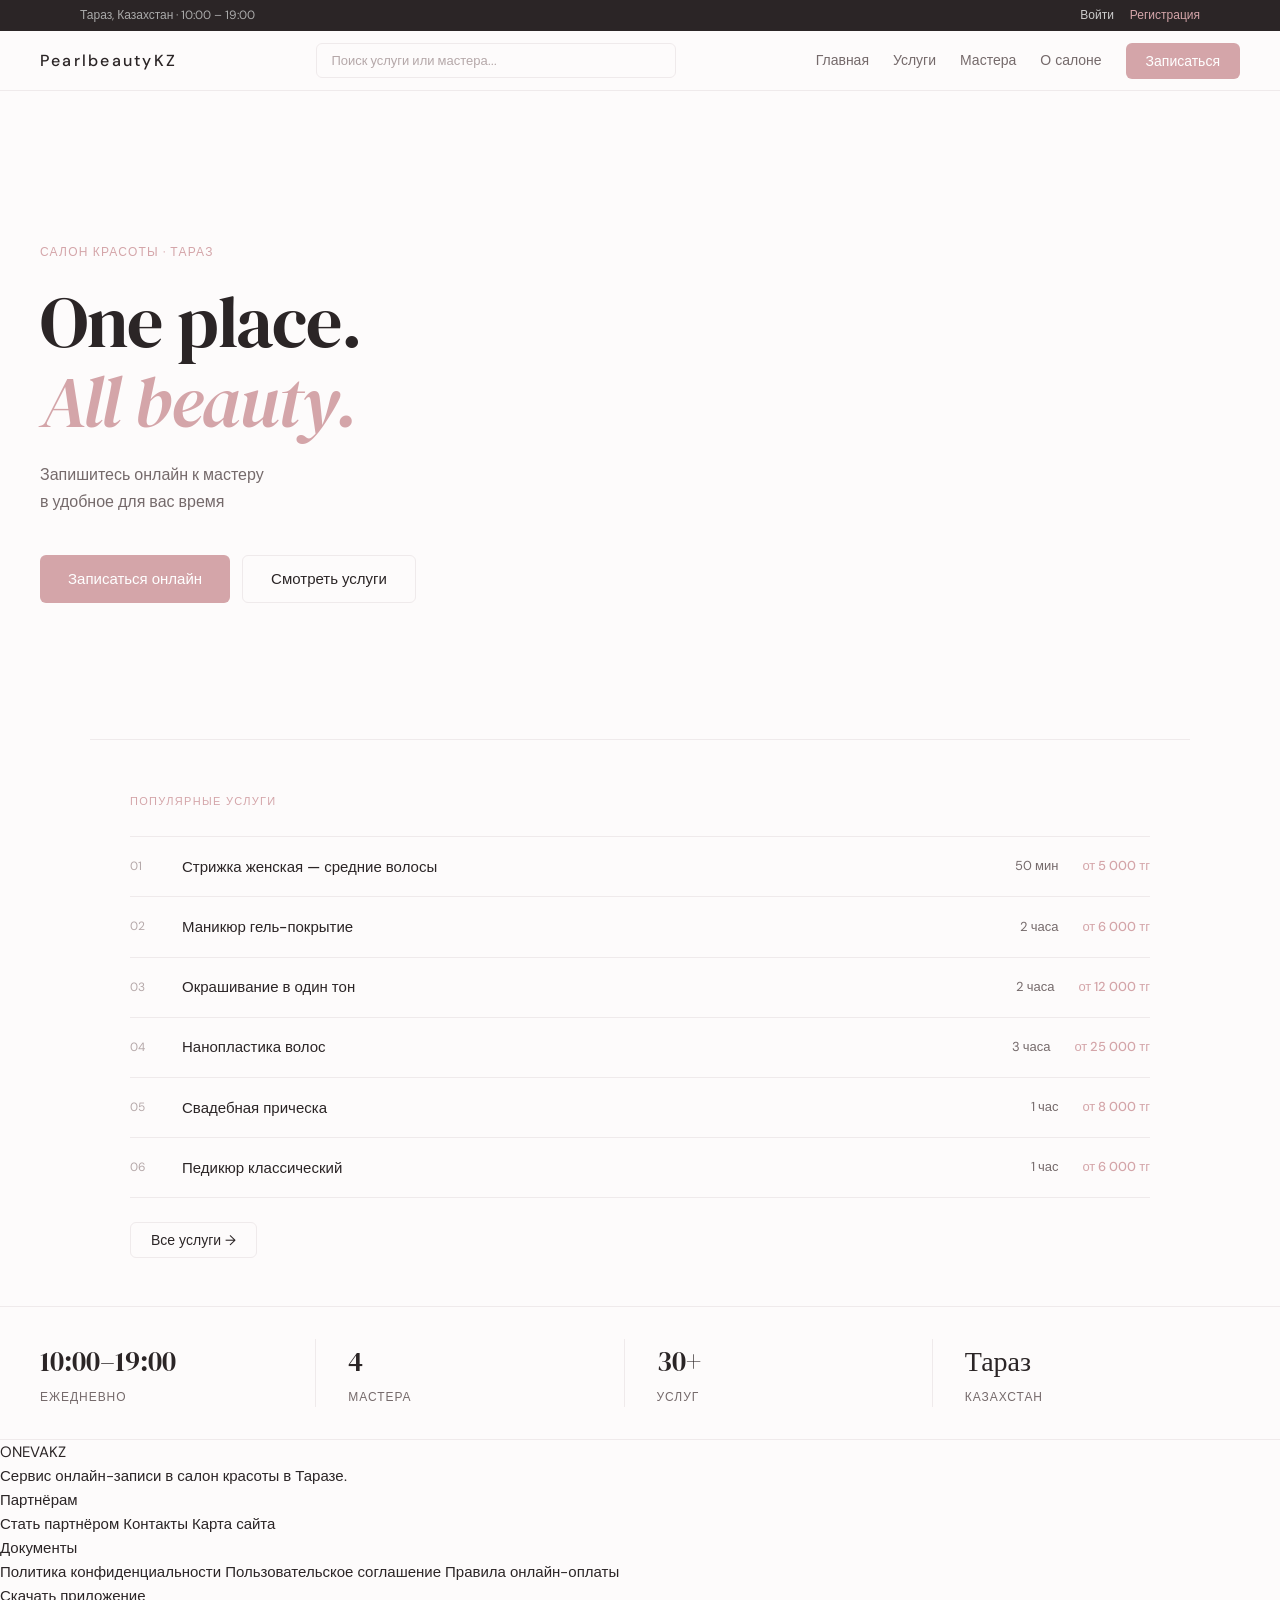
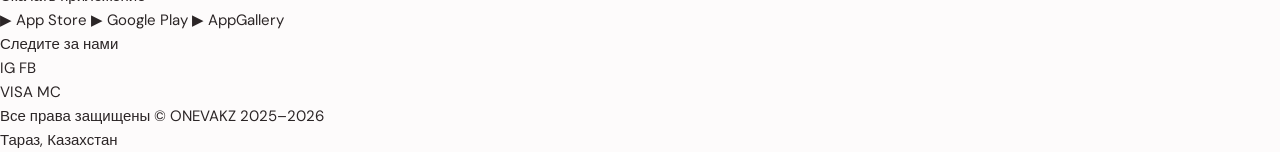
<file: index.html>
<!DOCTYPE html>
<html lang="ru">
<head>
  <meta charset="UTF-8"/>
  <meta name="viewport" content="width=device-width,initial-scale=1.0"/>
  <title>PearlbeautyKZ — Салон красоты</title>
  <link rel="preconnect" href="https://fonts.googleapis.com"/>
  <link rel="preconnect" href="https://fonts.gstatic.com" crossorigin/>
  <link href="https://fonts.googleapis.com/css2?family=DM+Sans:wght@300;400;500&family=DM+Serif+Display:ital@0;1&display=swap" rel="stylesheet"/>
  <link rel="stylesheet" href="style.css"/>
</head>
<body>

<!-- AUTH BAR -->
<div class="auth-bar">
  <div class="auth-bar__inner">
    <span class="auth-bar__info">Тараз, Казахстан · 10:00 – 19:00</span>
    <div class="auth-bar__actions" id="auth-actions">
      <a href="#" onclick="openModal('login-modal')">Войти</a>
      <a href="#" onclick="openModal('register-modal')" class="auth-bar__reg">Регистрация</a>
    </div>
  </div>
</div>

<!-- NAV -->
<nav class="nav">
  <a class="nav__logo" href="#" onclick="showPage('home')">PearlbeautyKZ</a>
  <div class="nav__search-wrap">
    <input class="nav__search" type="text" placeholder="Поиск услуги или мастера..." id="search-input" oninput="handleSearch(this.value)" onfocus="showSearchDrop()" />
    <div class="search-drop" id="search-drop"></div>
  </div>
  <div class="nav__links">
    <a href="#" onclick="showPage('home')">Главная</a>
    <a href="#" onclick="showPage('services-page')">Услуги</a>
    <a href="#" onclick="showPage('masters-page')">Мастера</a>
    <a href="#" onclick="showPage('about-page')">О салоне</a>
    <button class="btn-primary" onclick="showPage('booking')">Записаться</button>
  </div>
  <button class="nav__burger" onclick="toggleMenu()"><span></span><span></span></button>
</nav>
<div class="nav__mobile" id="mobile-menu">
  <a href="#" onclick="showPage('home');toggleMenu()">Главная</a>
  <a href="#" onclick="showPage('services-page');toggleMenu()">Услуги</a>
  <a href="#" onclick="showPage('masters-page');toggleMenu()">Мастера</a>
  <a href="#" onclick="showPage('about-page');toggleMenu()">О салоне</a>
  <a href="#" onclick="showPage('booking');toggleMenu()">Записаться</a>
</div>

<!-- LOGIN MODAL -->
<div class="modal-overlay" id="login-modal" onclick="closeModalOutside(event,'login-modal')">
  <div class="modal">
    <div class="modal__head"><span>Вход</span><button onclick="closeModal('login-modal')">✕</button></div>
    <div class="form-group"><label>Телефон</label><input type="tel" placeholder="+7 (___) ___-__-__"/></div>
    <div class="form-group"><label>Пароль</label><input type="password" placeholder="••••••"/></div>
    <button class="btn-primary btn-full" style="margin-top:1rem">Войти</button>
    <p class="modal__switch">Нет аккаунта? <a href="#" onclick="closeModal('login-modal');openModal('register-modal')">Зарегистрироваться</a></p>
  </div>
</div>

<!-- REGISTER MODAL -->
<div class="modal-overlay" id="register-modal" onclick="closeModalOutside(event,'register-modal')">
  <div class="modal">
    <div class="modal__head"><span>Регистрация</span><button onclick="closeModal('register-modal')">✕</button></div>
    <div class="form-group"><label>Имя</label><input type="text" placeholder="Ваше имя"/></div>
    <div class="form-group"><label>Телефон</label><input type="tel" placeholder="+7 (___) ___-__-__"/></div>
    <div class="form-group"><label>Пароль</label><input type="password" placeholder="••••••"/></div>
    <button class="btn-primary btn-full" style="margin-top:1rem">Зарегистрироваться</button>
    <p class="modal__switch">Уже есть аккаунт? <a href="#" onclick="closeModal('register-modal');openModal('login-modal')">Войти</a></p>
  </div>
</div>

<!-- HOME PAGE -->
<div id="home" class="page active">
  <section class="hero">
    <div class="hero__label">Салон красоты · Тараз</div>
    <h1 class="hero__title">One place.<br><em>All beauty.</em></h1>
    <p class="hero__sub">Запишитесь онлайн к мастеру<br>в удобное для вас время</p>
    <div class="hero__actions">
      <button class="btn-primary btn-lg" onclick="showPage('booking')">Записаться онлайн</button>
      <button class="btn-ghost btn-lg" onclick="showPage('services-page')">Смотреть услуги</button>
    </div>
  </section>

  <section class="popular-section">
    <div class="popular-section__header">
      <span class="section__tag">Популярные услуги</span>
    </div>
    <div class="popular-list" id="popular-list"></div>
    <div class="popular-section__footer">
      <button class="btn-ghost" onclick="showPage('services-page')">Все услуги →</button>
    </div>
  </section>

  <section class="stats-strip">
    <div class="stats-strip__item"><div class="stats-strip__num">10:00–19:00</div><div class="stats-strip__label">Ежедневно</div></div>
    <div class="stats-strip__item"><div class="stats-strip__num" id="stat-masters">4</div><div class="stats-strip__label">Мастера</div></div>
    <div class="stats-strip__item"><div class="stats-strip__num">30+</div><div class="stats-strip__label">Услуг</div></div>
    <div class="stats-strip__item"><div class="stats-strip__num">Тараз</div><div class="stats-strip__label">Казахстан</div></div>
  </section>
</div>

<!-- SERVICES PAGE -->
<div id="services-page" class="page">
  <div class="page-hero">
    <div class="section__tag">Услуги</div>
    <h2 class="page-hero__title">Все услуги</h2>
  </div>
  <div class="section">
    <div class="category-tabs" id="svc-cat-tabs"></div>
    <div class="services-list" id="services-list"></div>
  </div>
</div>

<!-- MASTERS PAGE -->
<div id="masters-page" class="page">
  <div class="page-hero">
    <div class="section__tag">Команда</div>
    <h2 class="page-hero__title">Наши мастера</h2>
  </div>
  <div class="section">
    <div class="masters-grid" id="masters-grid"></div>
  </div>
</div>

<!-- ABOUT PAGE -->
<div id="about-page" class="page">
  <div class="page-hero">
    <div class="section__tag">О нас</div>
    <h2 class="page-hero__title">О салоне</h2>
  </div>
  <div class="section about-section">
    <div class="about-info">
      <div class="about-block">
        <div class="about-block__icon">📍</div>
        <div>
          <div class="about-block__title">Адрес</div>
          <div class="about-block__text">г. Тараз, ул. Толе би, 53<br>Казахстан, 080000</div>
        </div>
      </div>
      <div class="about-block">
        <div class="about-block__icon">📞</div>
        <div>
          <div class="about-block__title">Телефон</div>
          <div class="about-block__text"><a href="tel:+77001234567">+7 (700) 123-45-67</a><br><span style="font-size:12px;color:var(--text-muted)">Ежедневно 10:00 – 19:00</span></div>
        </div>
      </div>
      <div class="about-block">
        <div class="about-block__icon">🕐</div>
        <div>
          <div class="about-block__title">Часы работы</div>
          <div class="about-block__text">Пн – Вс: 10:00 – 19:00<br>Без выходных</div>
        </div>
      </div>
      <div class="about-block">
        <div class="about-block__icon">✉️</div>
        <div>
          <div class="about-block__title">WhatsApp</div>
          <div class="about-block__text"><a href="https://wa.me/77001234567">+7 (700) 123-45-67</a></div>
        </div>
      </div>
    </div>
    <div class="about-map">
      <div class="map-placeholder">
        <iframe
          src="https://www.google.com/maps/embed?pb=!1m18!1m12!1m3!1d2926.0!2d71.3712!3d42.9004!2m3!1f0!2f0!3f0!3m2!1i1024!2i768!4f13.1!3m3!1m2!1s0x38958a3dcc8f2c3b%3A0x1!2z0KLQsNGA0LDQtyDQmtCw0LfQsNGF0YHRgtCw0L0!5e0!3m2!1sru!2skz!4v1"
          width="100%" height="360" style="border:0;border-radius:12px;" allowfullscreen="" loading="lazy">
        </iframe>
      </div>
    </div>
  </div>
</div>

<!-- BOOKING PAGE -->
<div id="booking" class="page">
  <div class="page-hero">
    <div class="section__tag">Онлайн-запись</div>
    <h2 class="page-hero__title">Запись</h2>
  </div>
  <div class="section booking-section">
    <div class="booking-steps" id="booking-steps">
      <div class="bstep active" id="bstep-ind-1"><span class="bstep__num">1</span><span class="bstep__label">Услуга</span></div>
      <div class="bstep__line"></div>
      <div class="bstep" id="bstep-ind-2"><span class="bstep__num">2</span><span class="bstep__label">Мастер</span></div>
      <div class="bstep__line"></div>
      <div class="bstep" id="bstep-ind-3"><span class="bstep__num">3</span><span class="bstep__label">Дата</span></div>
      <div class="bstep__line"></div>
      <div class="bstep" id="bstep-ind-4"><span class="bstep__num">4</span><span class="bstep__label">Данные</span></div>
    </div>

    <div id="bs1" class="booking-step active">
      <div class="step-label">Выберите услугу</div>
      <div class="category-tabs" id="b-cat-tabs"></div>
      <div class="services-list" id="b-services-list"></div>
    </div>

    <div id="bs2" class="booking-step">
      <div class="step-label">Выберите мастера <span id="bs2-hint" style="font-size:11px;color:var(--text-muted);text-transform:none;letter-spacing:0">(показаны мастера по выбранной услуге)</span></div>
      <div class="masters-grid" id="b-masters-grid"></div>
    </div>

    <div id="bs3" class="booking-step">
      <div class="step-label">Выберите дату</div>
      <div class="calendar">
        <div class="calendar__header">
          <button class="cal-btn" onclick="changeMonth(-1)">&#8592;</button>
          <span class="calendar__month" id="cal-month-label"></span>
          <button class="cal-btn" onclick="changeMonth(1)">&#8594;</button>
        </div>
        <div class="calendar__weekdays"><span>Пн</span><span>Вт</span><span>Ср</span><span>Чт</span><span>Пт</span><span>Сб</span><span>Вс</span></div>
        <div class="calendar__grid" id="cal-grid"></div>
      </div>
      <div class="slots-section" id="slots-section" style="display:none">
        <div class="step-label" style="margin-top:1.5rem">Выберите время</div>
        <div class="slots-grid" id="slots-grid"></div>
      </div>
    </div>

    <div id="bs4" class="booking-step">
      <div class="step-label">Ваши данные</div>
      <div class="form-group"><label>Имя</label><input type="text" id="inp-name" placeholder="Например, Айгуль"/></div>
      <div class="form-group"><label>Телефон</label><input type="tel" id="inp-phone" placeholder="+7 (___) ___-__-__"/></div>
      <div class="booking-summary">
        <div class="summary-row"><span>Услуга</span><strong id="sum-svc">—</strong></div>
        <div class="summary-row"><span>Мастер</span><strong id="sum-master">—</strong></div>
        <div class="summary-row"><span>Дата</span><strong id="sum-date">—</strong></div>
        <div class="summary-row"><span>Время</span><strong id="sum-time">—</strong></div>
        <div class="summary-row summary-row--price"><span>Стоимость</span><strong id="sum-price">—</strong></div>
      </div>
      <button class="btn-primary btn-lg btn-full" onclick="confirmBooking()">Подтвердить запись</button>
    </div>

    <div id="bs5" class="booking-step">
      <div class="success-block">
        <div class="success-block__icon">✓</div>
        <h3 class="success-block__title">Вы записаны!</h3>
        <p class="success-block__text" id="success-text"></p>
        <button class="btn-ghost" onclick="showPage('home')">На главную</button>
      </div>
    </div>

    <div class="booking-nav" id="booking-nav">
      <button class="btn-ghost" id="btn-back" onclick="prevStep()" style="display:none">← Назад</button>
    </div>
  </div>
</div>

<!-- FOOTER -->
<footer class="footer">
  <div class="footer__main">
    <div class="footer__brand">
      <div class="footer__logo">ONEVAKZ</div>
      <p class="footer__tagline">Сервис онлайн-записи в салон красоты в Таразе.</p>
    </div>
    <div class="footer__col">
      <div class="footer__col-title">Партнёрам</div>
      <a href="#">Стать партнёром</a>
      <a href="#">Контакты</a>
      <a href="#">Карта сайта</a>
    </div>
    <div class="footer__col">
      <div class="footer__col-title">Документы</div>
      <a href="#">Политика конфиденциальности</a>
      <a href="#">Пользовательское соглашение</a>
      <a href="#">Правила онлайн-оплаты</a>
    </div>
    <div class="footer__col">
      <div class="footer__col-title">Скачать приложение</div>
      <div class="footer__apps">
        <a href="#" class="app-badge">▶ App Store</a>
        <a href="#" class="app-badge">▶ Google Play</a>
        <a href="#" class="app-badge">▶ AppGallery</a>
      </div>
    </div>
    <div class="footer__col">
      <div class="footer__col-title">Следите за нами</div>
      <div class="footer__socials">
        <a href="#" class="social-btn">IG</a>
        <a href="#" class="social-btn">FB</a>
      </div>
    </div>
  </div>
  <div class="footer__bottom">
    <div class="footer__payments">
      <span class="payment-badge visa">VISA</span>
      <span class="payment-badge mc">MC</span>
    </div>
    <div class="footer__copy">Все права защищены © ONEVAKZ 2025–2026</div>
    <div class="footer__partner">Тараз, Казахстан</div>
  </div>
</footer>

<script src="data.js"></script>
<script src="script.js"></script>
</body>
</html>
</file>
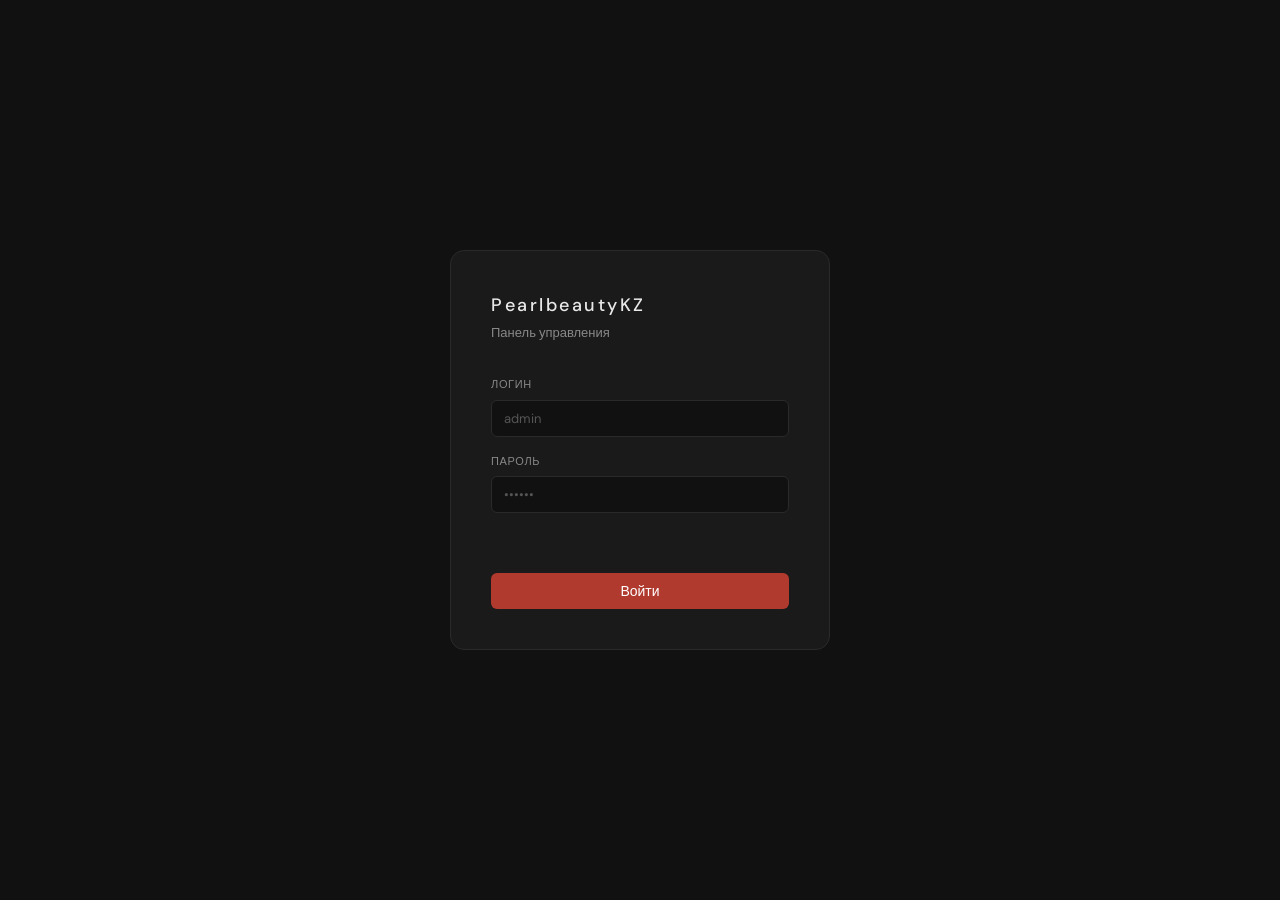
<file: admin.html>
<!DOCTYPE html>
<html lang="ru">
<head>
  <meta charset="UTF-8"/>
  <meta name="viewport" content="width=device-width,initial-scale=1.0"/>
  <title>PearlbeautyKZ — Админ панель</title>
  <link rel="preconnect" href="https://fonts.googleapis.com"/>
  <link href="https://fonts.googleapis.com/css2?family=DM+Sans:wght@300;400;500&display=swap" rel="stylesheet"/>
  <link rel="stylesheet" href="admin.css"/>
</head>
<body>

<!-- LOGIN SCREEN -->
<div id="admin-login" class="admin-login">
  <div class="admin-login__box">
    <div class="admin-login__logo">PearlbeautyKZ</div>
    <div class="admin-login__sub">Панель управления</div>
    <div class="form-group"><label>Логин</label><input type="text" id="adm-login" placeholder="admin"/></div>
    <div class="form-group"><label>Пароль</label><input type="password" id="adm-pass" placeholder="••••••"/></div>
    <div class="admin-login__error" id="login-error"></div>
    <button class="btn-primary btn-full" onclick="adminLogin()">Войти</button>
  </div>
</div>

<!-- ADMIN PANEL -->
<div id="admin-panel" class="admin-panel" style="display:none">

  <!-- Sidebar -->
  <aside class="sidebar">
    <div class="sidebar__logo">PearlbeautyKZ</div>
    <nav class="sidebar__nav">
      <a class="sidebar__link active" onclick="adminTab('dashboard')" data-tab="dashboard">
        <span class="sidebar__icon">▦</span> Дашборд
      </a>
      <a class="sidebar__link" onclick="adminTab('masters')" data-tab="masters">
        <span class="sidebar__icon">◉</span> Мастера
      </a>
      <a class="sidebar__link" onclick="adminTab('bookings')" data-tab="bookings">
        <span class="sidebar__icon">◈</span> Записи
      </a>
      <a class="sidebar__link" onclick="adminTab('services')" data-tab="services">
        <span class="sidebar__icon">◇</span> Услуги
      </a>
    </nav>
    <div class="sidebar__bottom">
      <a class="sidebar__link" href="index.html" target="_blank">← Перейти на сайт</a>
      <a class="sidebar__link" onclick="adminLogout()">Выйти</a>
    </div>
  </aside>

  <!-- Main -->
  <main class="admin-main">

    <!-- DASHBOARD -->
    <div id="tab-dashboard" class="admin-tab active">
      <div class="admin-header">
        <h1>Дашборд</h1>
        <span id="adm-date"></span>
      </div>
      <div class="stats-row">
        <div class="stat-card"><div class="stat-card__val" id="st-masters">0</div><div class="stat-card__label">Мастеров</div></div>
        <div class="stat-card"><div class="stat-card__val" id="st-bookings">0</div><div class="stat-card__label">Записей сегодня</div></div>
        <div class="stat-card"><div class="stat-card__val" id="st-total">0</div><div class="stat-card__label">Всего записей</div></div>
        <div class="stat-card"><div class="stat-card__val" id="st-services">0</div><div class="stat-card__label">Услуг</div></div>
      </div>
      <div class="admin-section-title">Ближайшие записи</div>
      <div class="table-wrap"><table class="adm-table" id="dash-bookings-table">
        <thead><tr><th>Клиент</th><th>Услуга</th><th>Мастер</th><th>Дата</th><th>Время</th><th>Статус</th></tr></thead>
        <tbody id="dash-bookings-body"></tbody>
      </table></div>
    </div>

    <!-- MASTERS -->
    <div id="tab-masters" class="admin-tab">
      <div class="admin-header">
        <h1>Мастера</h1>
        <button class="btn-primary" onclick="openMasterModal()">+ Добавить мастера</button>
      </div>
      <div class="masters-adm-grid" id="masters-adm-grid"></div>
    </div>

    <!-- BOOKINGS -->
    <div id="tab-bookings" class="admin-tab">
      <div class="admin-header">
        <h1>Записи</h1>
        <button class="btn-primary" onclick="openAddBookingModal()">+ Добавить запись</button>
      </div>
      <div class="adm-filters">
        <input type="text" placeholder="Поиск по клиенту..." oninput="filterBookings(this.value)" class="adm-search"/>
        <select onchange="filterBookingsMaster(this.value)" id="booking-master-filter">
          <option value="">Все мастера</option>
        </select>
      </div>
      <div class="table-wrap"><table class="adm-table" id="bookings-table">
        <thead><tr><th>Клиент</th><th>Телефон</th><th>Услуга</th><th>Мастер</th><th>Дата</th><th>Время</th><th>Статус</th><th>Действия</th></tr></thead>
        <tbody id="bookings-body"></tbody>
      </table></div>
    </div>

    <!-- SERVICES -->
    <div id="tab-services" class="admin-tab">
      <div class="admin-header"><h1>Услуги</h1></div>
      <div class="table-wrap"><table class="adm-table">
        <thead><tr><th>Категория</th><th>Услуга</th><th>Длительность</th><th>Цена</th></tr></thead>
        <tbody id="services-body"></tbody>
      </table></div>
    </div>

  </main>
</div>

<!-- MASTER MODAL -->
<div class="modal-overlay" id="master-modal" onclick="closeModalOutside(event,'master-modal')">
  <div class="modal modal--wide">
    <div class="modal__head"><span id="master-modal-title">Добавить мастера</span><button onclick="closeModal('master-modal')">✕</button></div>
    <input type="hidden" id="edit-master-id"/>
    <div class="modal-two-col">
      <div>
        <div class="form-group"><label>Имя</label><input type="text" id="m-name" placeholder="Имя мастера"/></div>
        <div class="form-group"><label>Специализация</label><input type="text" id="m-spec" placeholder="Парикмахер, колорист..."/></div>
        <div class="form-group"><label>Телефон</label><input type="tel" id="m-phone" placeholder="+7 (___) ___-__-__"/></div>
        <div class="form-group"><label>Описание</label><textarea id="m-desc" rows="3" placeholder="Краткое описание мастера..."></textarea></div>
      </div>
      <div>
        <div class="form-group"><label>Фото (URL или загрузка)</label>
          <input type="text" id="m-photo" placeholder="https://..." oninput="previewPhoto(this.value)"/>
          <input type="file" accept="image/*" onchange="handlePhotoFile(this)" style="margin-top:6px"/>
          <div class="photo-preview" id="photo-preview"><span>Нет фото</span></div>
        </div>
        <div class="form-group"><label>Услуги мастера</label>
          <div class="master-services-check" id="master-services-check"></div>
        </div>
      </div>
    </div>
    <div style="display:flex;gap:10px;margin-top:1.25rem">
      <button class="btn-primary" onclick="saveMaster()">Сохранить</button>
      <button class="btn-ghost" onclick="closeModal('master-modal')">Отмена</button>
    </div>
  </div>
</div>

<!-- ADD BOOKING MODAL -->
<div class="modal-overlay" id="add-booking-modal" onclick="closeModalOutside(event,'add-booking-modal')">
  <div class="modal">
    <div class="modal__head"><span id="booking-modal-title">Добавить запись</span><button onclick="closeModal('add-booking-modal')">✕</button></div>
    <input type="hidden" id="edit-booking-id"/>
    <div class="form-group"><label>Клиент</label><input type="text" id="b-client" placeholder="Имя клиента"/></div>
    <div class="form-group"><label>Телефон</label><input type="tel" id="b-phone" placeholder="+7 (___) ___-__-__"/></div>
    <div class="form-group"><label>Услуга</label>
      <select id="b-service"><option value="">Выберите услугу</option></select>
    </div>
    <div class="form-group"><label>Мастер</label>
      <select id="b-master"><option value="">Выберите мастера</option></select>
    </div>
    <div class="form-group"><label>Дата</label><input type="date" id="b-date"/></div>
    <div class="form-group"><label>Время</label>
      <select id="b-time">
        <option>10:00</option><option>10:30</option><option>11:00</option><option>11:30</option>
        <option>12:00</option><option>12:30</option><option>13:00</option><option>13:30</option>
        <option>14:00</option><option>14:30</option><option>15:00</option><option>15:30</option>
        <option>16:00</option><option>16:30</option><option>17:00</option><option>17:30</option>
        <option>18:00</option><option>18:30</option>
      </select>
    </div>
    <div class="form-group"><label>Статус</label>
      <select id="b-status">
        <option value="new">Новая</option>
        <option value="confirmed">Подтверждена</option>
        <option value="done">Выполнена</option>
        <option value="cancelled">Отменена</option>
      </select>
    </div>
    <div style="display:flex;gap:10px;margin-top:1.25rem">
      <button class="btn-primary" onclick="saveBooking()">Сохранить</button>
      <button class="btn-ghost" onclick="closeModal('add-booking-modal')">Отмена</button>
    </div>
  </div>
</div>

<script src="data.js"></script>
<script src="admin.js"></script>
</body>
</html>
</file>
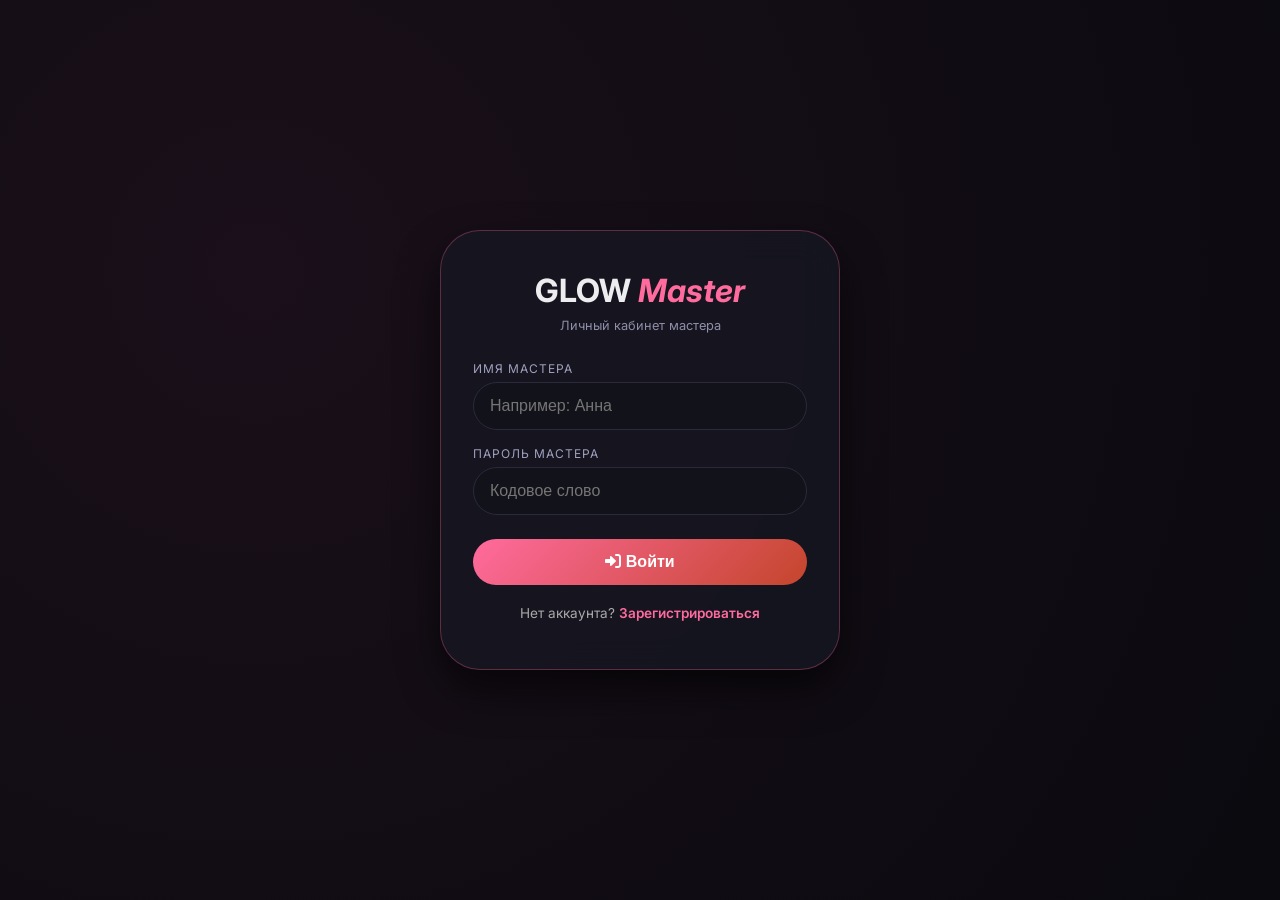
<file: master-app.html>
<!DOCTYPE html>
<html lang="ru">
<head>
    <meta charset="UTF-8">
    <meta name="viewport" content="width=device-width, initial-scale=1.0, viewport-fit=cover">
    <title>GLOW Master — Личный кабинет мастера</title>
    <link rel="manifest" href="manifest.json">
    <link href="https://fonts.googleapis.com/css2?family=Inter:opsz,wght@14..32,300;14..32,400;14..32,500;14..32,600;14..32,700&display=swap" rel="stylesheet">
    <link rel="stylesheet" href="https://cdnjs.cloudflare.com/ajax/libs/font-awesome/6.0.0-beta3/css/all.min.css">
    <style>
        * {
            margin: 0;
            padding: 0;
            box-sizing: border-box;
        }

        body {
            font-family: 'Inter', sans-serif;
            background: #0B0B12;
            color: #EDEDF0;
            -webkit-tap-highlight-color: transparent;
        }

        /* auth screen */
        .auth-container {
            min-height: 100vh;
            display: flex;
            align-items: center;
            justify-content: center;
            padding: 20px;
            background: radial-gradient(circle at 20% 30%, #1a0f1a, #0a0a0f);
        }

        .auth-card {
            background: rgba(22, 22, 32, 0.95);
            backdrop-filter: blur(16px);
            border: 1px solid rgba(255, 107, 157, 0.3);
            border-radius: 40px;
            padding: 40px 32px;
            width: 100%;
            max-width: 400px;
            box-shadow: 0 20px 40px rgba(0,0,0,0.6);
            animation: fadeSlide 0.4s ease;
        }

        @keyframes fadeSlide {
            from { opacity: 0; transform: translateY(20px); }
            to { opacity: 1; transform: translateY(0); }
        }

        .logo {
            font-size: 2rem;
            font-weight: 700;
            text-align: center;
            font-family: 'Inter', sans-serif;
        }
        .logo em { color: #FF6B9D; font-style: italic; }
        .sub {
            text-align: center;
            color: #8E8EA8;
            font-size: 0.8rem;
            margin: 8px 0 28px;
        }
        .input-group {
            margin-bottom: 16px;
        }
        .input-group label {
            display: block;
            font-size: 0.75rem;
            text-transform: uppercase;
            letter-spacing: 1px;
            color: #A0A0C0;
            margin-bottom: 6px;
        }
        .auth-input {
            width: 100%;
            padding: 14px 16px;
            background: #12121A;
            border: 1px solid #2A2A3A;
            border-radius: 24px;
            color: white;
            font-size: 1rem;
            outline: none;
            transition: all 0.2s;
        }
        .auth-input:focus {
            border-color: #FF6B9D;
            box-shadow: 0 0 0 2px rgba(255,107,157,0.2);
        }
        .btn-primary {
            background: linear-gradient(135deg, #FF6B9D, #C4452C);
            border: none;
            width: 100%;
            padding: 14px;
            border-radius: 30px;
            font-weight: 600;
            font-size: 1rem;
            color: white;
            margin-top: 8px;
            cursor: pointer;
            transition: transform 0.1s, box-shadow 0.2s;
        }
        .btn-primary:active { transform: scale(0.97); }
        .btn-outline {
            background: transparent;
            border: 1px solid #FF6B9D;
            padding: 12px;
            border-radius: 30px;
            color: #FF6B9D;
            font-weight: 500;
            width: 100%;
            margin-top: 12px;
            cursor: pointer;
        }
        .switch-auth {
            text-align: center;
            margin-top: 20px;
            font-size: 0.85rem;
            color: #aaa;
        }
        .switch-auth a {
            color: #FF6B9D;
            text-decoration: none;
            font-weight: 600;
        }
        .error-msg {
            color: #FF6B9D;
            font-size: 0.8rem;
            margin-top: 8px;
            text-align: center;
        }

        /* MAIN APP (after login) */
        .app-container {
            display: none;
            max-width: 600px;
            margin: 0 auto;
            background: #0B0B12;
            min-height: 100vh;
            padding-bottom: 80px;
        }
        .app-header {
            position: sticky;
            top: 0;
            background: rgba(11,11,18,0.95);
            backdrop-filter: blur(10px);
            padding: 16px 20px;
            display: flex;
            justify-content: space-between;
            align-items: center;
            border-bottom: 1px solid #1E1E2A;
            z-index: 10;
        }
        .app-header h1 {
            font-size: 1.35rem;
            font-weight: 600;
        }
        .app-header h1 em { color: #FF6B9D; font-style: italic; }
        .master-badge {
            background: #1E1E2A;
            padding: 6px 12px;
            border-radius: 30px;
            font-size: 0.75rem;
            display: flex;
            align-items: center;
            gap: 6px;
        }
        .logout-btn {
            background: none;
            border: none;
            color: #A0A0C0;
            font-size: 1.2rem;
            cursor: pointer;
        }
        /* date navigation */
        .date-nav {
            display: flex;
            align-items: center;
            justify-content: space-between;
            padding: 16px 20px;
            background: #12121A;
            margin: 16px;
            border-radius: 60px;
        }
        .date-nav button {
            background: #2A2A3A;
            border: none;
            width: 40px;
            height: 40px;
            border-radius: 40px;
            color: white;
            font-size: 1.2rem;
            cursor: pointer;
        }
        .current-date {
            font-weight: 600;
            font-size: 1rem;
            text-align: center;
        }
        /* schedule grid (hours) */
        .schedule {
            padding: 0 16px;
        }
        .hour-row {
            display: flex;
            align-items: center;
            background: #111118;
            margin-bottom: 8px;
            border-radius: 20px;
            border-left: 4px solid #FF6B9D;
            transition: 0.1s;
        }
        .hour-time {
            width: 70px;
            text-align: center;
            font-weight: 600;
            font-size: 0.9rem;
            color: #FF6B9D;
        }
        .booking-card {
            flex: 1;
            padding: 12px 12px;
            background: #1A1A26;
            border-radius: 16px;
            margin: 6px 12px 6px 0;
            position: relative;
        }
        .empty-slot {
            flex: 1;
            padding: 12px;
            color: #5A5A72;
            font-size: 0.8rem;
            text-align: center;
        }
        .client-name {
            font-weight: 700;
            font-size: 0.95rem;
        }
        .service {
            font-size: 0.75rem;
            color: #FFB3C6;
            margin-top: 4px;
        }
        .client-phone {
            font-size: 0.7rem;
            color: #aaa;
            margin-top: 4px;
            display: flex;
            align-items: center;
            gap: 6px;
        }
        .booking-actions {
            display: flex;
            gap: 10px;
            margin-top: 10px;
        }
        .booking-actions button {
            background: #2A2A3A;
            border: none;
            padding: 6px 12px;
            border-radius: 20px;
            font-size: 0.7rem;
            cursor: pointer;
            color: #ddd;
        }
        .booking-actions .delete-btn {
            background: #3A1A1A;
            color: #FF8888;
        }
        .booking-actions .done-btn {
            background: #1A3A2A;
            color: #88FF88;
        }
        .notification-permission {
            background: #1E1E2A;
            margin: 16px;
            padding: 12px;
            border-radius: 20px;
            text-align: center;
            font-size: 0.8rem;
        }
        .btn-small {
            background: #FF6B9D;
            border: none;
            padding: 8px 16px;
            border-radius: 30px;
            color: white;
            margin-top: 6px;
            cursor: pointer;
        }
        .toast {
            position: fixed;
            bottom: 20px;
            left: 20px;
            right: 20px;
            background: #1E1E2A;
            padding: 12px;
            border-radius: 30px;
            text-align: center;
            font-size: 0.8rem;
            z-index: 200;
            transition: 0.3s;
            opacity: 0;
            pointer-events: none;
        }
        .toast.show {
            opacity: 1;
        }
        footer {
            text-align: center;
            font-size: 0.7rem;
            color: #4A4A62;
            padding: 20px;
        }
    </style>
</head>
<body>

<!-- Экран авторизации / регистрации -->
<div id="authScreen" class="auth-container">
    <div class="auth-card">
        <div class="logo">GLOW <em>Master</em></div>
        <div class="sub">Личный кабинет мастера</div>
        <div id="authTabs">
            <div id="loginPanel">
                <div class="input-group"><label>Имя мастера</label><input type="text" id="loginName" class="auth-input" placeholder="Например: Анна"></div>
                <div class="input-group"><label>Пароль мастера</label><input type="password" id="loginPassword" class="auth-input" placeholder="Кодовое слово"></div>
                <button id="doLoginBtn" class="btn-primary"><i class="fas fa-sign-in-alt"></i> Войти</button>
                <div class="switch-auth">Нет аккаунта? <a href="#" id="showRegisterLink">Зарегистрироваться</a></div>
            </div>
            <div id="registerPanel" style="display:none;">
                <div class="input-group"><label>Имя мастера</label><input type="text" id="regName" class="auth-input" placeholder="Анна Соколова"></div>
                <div class="input-group"><label>Телефон (для связи)</label><input type="tel" id="regPhone" class="auth-input" placeholder="+7 777 123 4567"></div>
                <div class="input-group"><label>Пароль (секретная фраза)</label><input type="password" id="regPassword" class="auth-input" placeholder="придумайте пароль"></div>
                <button id="doRegisterBtn" class="btn-primary"><i class="fas fa-user-plus"></i> Зарегистрироваться</button>
                <div class="switch-auth">Уже есть аккаунт? <a href="#" id="showLoginLink">Войти</a></div>
            </div>
        </div>
        <div id="authError" class="error-msg"></div>
    </div>
</div>

<!-- Главное приложение мастера -->
<div id="masterApp" class="app-container">
    <div class="app-header">
        <h1>GLOW <em>Master</em></h1>
        <div class="master-badge"><i class="fas fa-user-check"></i> <span id="masterNameDisplay"></span></div>
        <button id="logoutMainBtn" class="logout-btn"><i class="fas fa-sign-out-alt"></i></button>
    </div>

    <div class="date-nav">
        <button id="prevDayBtn"><i class="fas fa-chevron-left"></i></button>
        <div class="current-date" id="currentDateLabel">Сегодня</div>
        <button id="nextDayBtn"><i class="fas fa-chevron-right"></i></button>
    </div>

    <div id="scheduleContainer" class="schedule"></div>

    <div class="notification-permission" id="notifBox">
        <i class="fas fa-bell"></i> Включите уведомления, чтобы получать напоминания за час до записи
        <button id="requestNotifBtn" class="btn-small">Разрешить</button>
    </div>
    <footer>Записи синхронизируются автоматически</footer>
</div>

<div id="toastMsg" class="toast"></div>

<script>
    // ---- Конфигурация ----
    const STORAGE_MASTERS = "glow_masters";      // список мастеров
    const STORAGE_BOOKINGS = "glow_bookings";    // все записи клиентов (общие)
    const CURRENT_MASTER = "glow_current_master";

    // Часы работы (10:00 - 21:00 с шагом 1 час для простоты)
    const WORK_HOURS = ["10:00","11:00","12:00","13:00","14:00","15:00","16:00","17:00","18:00","19:00","20:00","21:00"];

    let currentMaster = null;      // { id, name, phone, password }
    let currentViewDate = new Date(); // просматриваемая дата

    let bookings = [];              // записи из localStorage
    let masters = [];

    let notificationInterval = null;

    // ---- Инициализация хранилищ ----
    function loadData() {
        const storedMasters = localStorage.getItem(STORAGE_MASTERS);
        if (storedMasters) masters = JSON.parse(storedMasters);
        else {
            // демо-мастер для теста (пароль 123)
            masters = [{ id: 1, name: "Анна Соколова", phone: "+77771234567", password: "123" }];
            localStorage.setItem(STORAGE_MASTERS, JSON.stringify(masters));
        }

        const storedBookings = localStorage.getItem(STORAGE_BOOKINGS);
        if (storedBookings) bookings = JSON.parse(storedBookings);
        else bookings = [];

        const savedMaster = localStorage.getItem(CURRENT_MASTER);
        if (savedMaster) {
            try {
                currentMaster = JSON.parse(savedMaster);
                // проверим, существует ли ещё такой мастер
                const exists = masters.find(m => m.id === currentMaster.id);
                if (exists) {
                    showApp();
                } else {
                    logout();
                }
            } catch(e) { logout(); }
        } else {
            // остаёмся на экране входа
        }
    }

    function saveMasters() { localStorage.setItem(STORAGE_MASTERS, JSON.stringify(masters)); }
    function saveBookings() { localStorage.setItem(STORAGE_BOOKINGS, JSON.stringify(bookings)); }
    function saveCurrentMaster() {
        if (currentMaster) localStorage.setItem(CURRENT_MASTER, JSON.stringify(currentMaster));
        else localStorage.removeItem(CURRENT_MASTER);
    }

    // ---- Утилиты ----
    function formatDateKey(date) { return date.toISOString().slice(0,10); }
    function formatDisplayDate(date) {
        const today = new Date();
        const tomorrow = new Date(today); tomorrow.setDate(today.getDate()+1);
        if (date.toDateString() === today.toDateString()) return "Сегодня, " + date.toLocaleDateString('ru-RU', {day:'numeric', month:'long'});
        if (date.toDateString() === tomorrow.toDateString()) return "Завтра, " + date.toLocaleDateString('ru-RU', {day:'numeric', month:'long'});
        return date.toLocaleDateString('ru-RU', {weekday: 'short', day:'numeric', month:'long'});
    }

    // Получить записи мастера на конкретную дату
    function getBookingsForMaster(masterId, date) {
        const dateStr = formatDateKey(date);
        return bookings.filter(b => b.masterId === masterId && b.date === dateStr && b.status !== 'deleted');
    }

    // рендер расписания по часам
    function renderSchedule() {
        const container = document.getElementById("scheduleContainer");
        if (!container || !currentMaster) return;

        const date = currentViewDate;
        const dateStr = formatDateKey(date);
        const dayBookings = getBookingsForMaster(currentMaster.id, date);
        // map по времени
        const bookingsMap = {};
        dayBookings.forEach(b => { bookingsMap[b.time] = b; });

        let html = '';
        for (let hour of WORK_HOURS) {
            const booking = bookingsMap[hour];
            if (booking) {
                html += `
                    <div class="hour-row">
                        <div class="hour-time">${hour}</div>
                        <div class="booking-card">
                            <div class="client-name"><i class="fas fa-user"></i> ${escapeHtml(booking.clientName)}</div>
                            <div class="service"><i class="fas fa-cut"></i> ${escapeHtml(booking.serviceName)} (${booking.servicePrice})</div>
                            <div class="client-phone"><i class="fas fa-phone-alt"></i> ${escapeHtml(booking.clientPhone)}</div>
                            ${booking.comment ? `<div class="client-phone"><i class="fas fa-comment"></i> ${escapeHtml(booking.comment)}</div>` : ''}
                            <div class="booking-actions">
                                <button class="done-btn" data-id="${booking.id}" data-action="done"><i class="fas fa-check"></i> Выполнено</button>
                                <button class="delete-btn" data-id="${booking.id}" data-action="delete"><i class="fas fa-trash"></i> Отменить</button>
                            </div>
                        </div>
                    </div>
                `;
            } else {
                html += `
                    <div class="hour-row">
                        <div class="hour-time">${hour}</div>
                        <div class="empty-slot">✨ свободно</div>
                    </div>
                `;
            }
        }
        container.innerHTML = html;

        // вешаем обработчики на кнопки
        document.querySelectorAll('.done-btn, .delete-btn').forEach(btn => {
            btn.addEventListener('click', (e) => {
                e.stopPropagation();
                const id = parseInt(btn.getAttribute('data-id'));
                const action = btn.getAttribute('data-action');
                if (action === 'delete') {
                    if (confirm('Удалить запись клиента?')) {
                        deleteBooking(id);
                    }
                } else if (action === 'done') {
                    if (confirm('Отметить как выполненную? Запись будет перемещена в архив.')) {
                        completeBooking(id);
                    }
                }
            });
        });
    }

    function deleteBooking(bookingId) {
        const index = bookings.findIndex(b => b.id === bookingId);
        if (index !== -1 && bookings[index].masterId === currentMaster.id) {
            bookings[index].status = 'deleted';
            saveBookings();
            renderSchedule();
            showToast('Запись удалена');
            // перепланировать уведомления
            scheduleNotifications();
        }
    }

    function completeBooking(bookingId) {
        const index = bookings.findIndex(b => b.id === bookingId);
        if (index !== -1 && bookings[index].masterId === currentMaster.id) {
            bookings[index].status = 'completed';
            saveBookings();
            renderSchedule();
            showToast('Запись выполнена');
            scheduleNotifications();
        }
    }

    // ---- Уведомления за час до записи ----
    function requestNotificationPermission() {
        if ('Notification' in window) {
            Notification.requestPermission().then(perm => {
                if (perm === 'granted') {
                    showToast('Уведомления включены');
                    document.getElementById('notifBox').style.display = 'none';
                    scheduleNotifications();
                } else {
                    showToast('Не удалось включить уведомления');
                }
            });
        } else {
            showToast('Ваш браузер не поддерживает уведомления');
        }
    }

    function scheduleNotifications() {
        if (!('Notification' in window) || Notification.permission !== 'granted') return;
        if (notificationInterval) clearInterval(notificationInterval);
        // Проверяем каждые 30 секунд приближающиеся записи
        function checkUpcoming() {
            if (!currentMaster) return;
            const now = new Date();
            const currentHourMin = now.getHours() * 60 + now.getMinutes();
            const todayStr = formatDateKey(now);
            const upcomingBookings = bookings.filter(b => 
                b.masterId === currentMaster.id && 
                b.status === 'active' &&
                b.date === todayStr
            );
            for (let booking of upcomingBookings) {
                const [hour, minute] = booking.time.split(':').map(Number);
                const bookingMinutes = hour * 60 + (minute || 0);
                const diffMinutes = bookingMinutes - currentHourMin;
                // если через 55-65 минут и ещё не уведомляли
                if (diffMinutes > 55 && diffMinutes <= 65 && !booking.notifiedHourBefore) {
                    // отправить уведомление
                    new Notification(`🧑‍🎤 Запись через час`, {
                        body: `${booking.clientName} — ${booking.serviceName} в ${booking.time}`,
                        icon: 'https://cdn-icons-png.flaticon.com/512/1044/1044033.png'
                    });
                    booking.notifiedHourBefore = true;
                    saveBookings();
                }
            }
        }
        checkUpcoming();
        notificationInterval = setInterval(checkUpcoming, 30000);
    }

    // ---- Навигация по дням ----
    function changeDate(delta) {
        const newDate = new Date(currentViewDate);
        newDate.setDate(currentViewDate.getDate() + delta);
        currentViewDate = newDate;
        document.getElementById('currentDateLabel').innerText = formatDisplayDate(currentViewDate);
        renderSchedule();
    }

    // ---- Авторизация ----
    function register() {
        const name = document.getElementById('regName').value.trim();
        const phone = document.getElementById('regPhone').value.trim();
        const password = document.getElementById('regPassword').value;
        if (!name || !phone || !password) {
            showAuthError('Заполните все поля');
            return;
        }
        if (masters.find(m => m.name.toLowerCase() === name.toLowerCase())) {
            showAuthError('Мастер с таким именем уже существует');
            return;
        }
        const newId = masters.length ? Math.max(...masters.map(m=>m.id)) + 1 : 1;
        const newMaster = { id: newId, name, phone, password };
        masters.push(newMaster);
        saveMasters();
        showAuthError('Регистрация успешна! Теперь войдите.', 'success');
        // переключиться на логин
        showLoginPanel();
        document.getElementById('loginName').value = name;
    }

    function login() {
        const name = document.getElementById('loginName').value.trim();
        const password = document.getElementById('loginPassword').value;
        const master = masters.find(m => m.name.toLowerCase() === name.toLowerCase() && m.password === password);
        if (!master) {
            showAuthError('Неверное имя или пароль');
            return;
        }
        currentMaster = master;
        saveCurrentMaster();
        showApp();
    }

    function showApp() {
        document.getElementById('authScreen').style.display = 'none';
        document.getElementById('masterApp').style.display = 'block';
        document.getElementById('masterNameDisplay').innerText = currentMaster.name;
        // установить сегодняшнюю дату
        currentViewDate = new Date();
        document.getElementById('currentDateLabel').innerText = formatDisplayDate(currentViewDate);
        renderSchedule();
        // Проверим уведомления
        if (Notification.permission === 'granted') {
            document.getElementById('notifBox').style.display = 'none';
            scheduleNotifications();
        } else {
            document.getElementById('notifBox').style.display = 'block';
        }
    }

    function logout() {
        currentMaster = null;
        saveCurrentMaster();
        if (notificationInterval) clearInterval(notificationInterval);
        document.getElementById('authScreen').style.display = 'flex';
        document.getElementById('masterApp').style.display = 'none';
        document.getElementById('loginName').value = '';
        document.getElementById('loginPassword').value = '';
    }

    function showAuthError(msg, isSuccess = false) {
        const errDiv = document.getElementById('authError');
        errDiv.innerText = msg;
        errDiv.style.color = isSuccess ? '#88FF88' : '#FF6B9D';
        setTimeout(() => { errDiv.innerText = ''; }, 3000);
    }

    function showLoginPanel() {
        document.getElementById('loginPanel').style.display = 'block';
        document.getElementById('registerPanel').style.display = 'none';
    }
    function showRegisterPanel() {
        document.getElementById('loginPanel').style.display = 'none';
        document.getElementById('registerPanel').style.display = 'block';
    }

    function showToast(msg) {
        const toast = document.getElementById('toastMsg');
        toast.innerText = msg;
        toast.classList.add('show');
        setTimeout(() => toast.classList.remove('show'), 2500);
    }

    function escapeHtml(str) {
        if (!str) return '';
        return str.replace(/[&<>]/g, function(m) {
            if (m === '&') return '&amp;';
            if (m === '<') return '&lt;';
            if (m === '>') return '&gt;';
            return m;
        });
    }

    // ---- Обработчики событий ----
    document.getElementById('doLoginBtn').addEventListener('click', login);
    document.getElementById('doRegisterBtn').addEventListener('click', register);
    document.getElementById('showRegisterLink').addEventListener('click', (e) => { e.preventDefault(); showRegisterPanel(); });
    document.getElementById('showLoginLink').addEventListener('click', (e) => { e.preventDefault(); showLoginPanel(); });
    document.getElementById('logoutMainBtn').addEventListener('click', logout);
    document.getElementById('prevDayBtn').addEventListener('click', () => changeDate(-1));
    document.getElementById('nextDayBtn').addEventListener('click', () => changeDate(1));
    document.getElementById('requestNotifBtn').addEventListener('click', requestNotificationPermission);

    // Загрузка данных и старт
    loadData();

    // автоматически обновлять расписание если изменились данные из другой вкладки
    window.addEventListener('storage', (e) => {
        if (e.key === STORAGE_BOOKINGS && currentMaster) {
            loadData();
            renderSchedule();
            scheduleNotifications();
        }
    });
</script>
</body>
</html>
</file>
<file: style.css>
/* =============================================
   ONEVAKZ — style.css (Pink Palette Edition)
   ============================================= */
:root {
  --accent:        #D4A5A9; /* Нежно-розовый основной */
  --accent-dark:   #B88488; /* Темно-розовый для ховеров и акцентов */
  --accent-light:  #F9F1F2; /* Очень светлый пастельно-розовый для фонов активных элементов */
  --bg:            #FDFBFB; /* Мягкий белый с розовым отливом */
  --bg-card:       #FFFFFF;
  --text:          #2B2526; /* Мягкий темный с теплым подтоном */
  --text-muted:    #756A6B;
  --text-hint:     #B5A8A9;
  --border:        #EFEAEB; /* Светлая розовато-серая граница */
  --radius-sm:     6px;
  --radius-md:     10px;
  --radius-lg:     14px;
  --font-sans:     'DM Sans', sans-serif;
  --font-serif:    'DM Serif Display', serif;
  --tr:            0.18s ease;
}
*,*::before,*::after{box-sizing:border-box;margin:0;padding:0}
html{scroll-behavior:smooth}
body{font-family:var(--font-sans);background:var(--bg);color:var(--text);font-size:15px;line-height:1.6;-webkit-font-smoothing:antialiased}
a{text-decoration:none;color:inherit}

/* AUTH BAR */
.auth-bar{background:#2B2526;color:#aaa;font-size:12px}
.auth-bar__inner{max-width:1200px;margin:0 auto;padding:6px 2.5rem;display:flex;justify-content:space-between;align-items:center}
.auth-bar__actions{display:flex;gap:1rem}
.auth-bar__actions a{color:#ccc;transition:color var(--tr)}
.auth-bar__actions a:hover{color:#fff}
.auth-bar__reg{color:var(--accent) !important}

/* NAV */
.nav{position:sticky;top:0;z-index:100;background:rgba(253,251,251,0.94);backdrop-filter:blur(12px);border-bottom:1px solid var(--border);height:60px;display:flex;align-items:center;justify-content:space-between;padding:0 2.5rem;gap:1.5rem}
.nav__logo{font-weight:500;font-size:16px;letter-spacing:0.14em;white-space:nowrap}
.nav__search-wrap{position:relative;flex:1;max-width:360px}
.nav__search{width:100%;padding:8px 14px;border:1px solid var(--border);border-radius:var(--radius-sm);font-family:var(--font-sans);font-size:13px;background:var(--bg);color:var(--text);outline:none;transition:border-color var(--tr)}
.nav__search:focus{border-color:var(--accent)}
.nav__search::placeholder{color:var(--text-hint)}
.search-drop{position:absolute;top:calc(100% + 6px);left:0;right:0;background:var(--bg-card);border:1px solid var(--border);border-radius:var(--radius-md);box-shadow:0 8px 24px rgba(0,0,0,0.05);z-index:200;display:none;overflow:hidden}
.search-drop__item{padding:10px 14px;font-size:13px;cursor:pointer;border-bottom:1px solid var(--border);transition:background var(--tr);display:flex;align-items:center;gap:8px}
.search-drop__item:last-child{border-bottom:none}
.search-drop__item:hover{background:var(--accent-light)}
.search-drop__item em{color:var(--accent);margin-left:auto;font-style:normal;font-size:12px}
.search-drop__tag{font-size:10px;padding:2px 7px;border-radius:20px;background:var(--accent-light);color:var(--accent);font-weight:500;white-space:nowrap}
.search-drop__empty{padding:12px 14px;font-size:13px;color:var(--text-muted)}
.nav__links{display:flex;align-items:center;gap:1.5rem}
.nav__links a{font-size:14px;color:var(--text-muted);white-space:nowrap;transition:color var(--tr)}
.nav__links a:hover{color:var(--text)}
.nav__burger{display:none;flex-direction:column;gap:5px;background:none;border:none;cursor:pointer;padding:4px}
.nav__burger span{display:block;width:22px;height:1.5px;background:var(--text)}
.nav__mobile{display:none;flex-direction:column;background:var(--bg-card);border-bottom:1px solid var(--border);padding:1rem 2rem;gap:1rem}
.nav__mobile.open{display:flex}
.nav__mobile a{font-size:15px;color:var(--text-muted)}

/* BUTTONS */
.btn-primary{background:var(--accent);color:#fff;border:none;border-radius:var(--radius-sm);padding:9px 20px;font-family:var(--font-sans);font-size:14px;font-weight:500;cursor:pointer;transition:background var(--tr)}
.btn-primary:hover{background:var(--accent-dark)}
.btn-ghost{background:transparent;color:var(--text);border:1px solid var(--border);border-radius:var(--radius-sm);padding:8px 20px;font-family:var(--font-sans);font-size:14px;cursor:pointer;transition:all var(--tr)}
.btn-ghost:hover{border-color:var(--accent);background:var(--accent-light)}
.btn-lg{padding:13px 28px;font-size:15px}
.btn-full{width:100%;margin-top:1.25rem}

/* MODALS */
.modal-overlay{position:fixed;inset:0;background:rgba(0,0,0,0.3);z-index:500;display:none;align-items:center;justify-content:center}
.modal-overlay.open{display:flex}
.modal{background:var(--bg-card);border-radius:var(--radius-lg);padding:2rem;width:100%;max-width:420px;max-height:90vh;overflow-y:auto}
.modal__head{display:flex;justify-content:space-between;align-items:center;margin-bottom:1.5rem}
.modal__head span{font-size:18px;font-weight:500}
.modal__head button{background:none;border:none;font-size:18px;cursor:pointer;color:var(--text-muted)}
.modal__switch{font-size:13px;color:var(--text-muted);margin-top:1rem;text-align:center}
.modal__switch a{color:var(--accent)}

/* PAGES */
.page{display:none}
.page.active{display:block}

/* HERO */
.hero{min-height:72vh;display:flex;flex-direction:column;justify-content:center;padding:5rem 2.5rem 4rem;max-width:720px}
.hero__label{font-size:12px;letter-spacing:0.1em;color:var(--accent);text-transform:uppercase;margin-bottom:1.25rem}
.hero__title{font-family:var(--font-serif);font-size:clamp(42px,6vw,72px);font-weight:400;line-height:1.1;letter-spacing:-0.02em;margin-bottom:1.25rem}
.hero__title em{font-style:italic;color:var(--accent)}
.hero__sub{font-size:16px;color:var(--text-muted);line-height:1.7;margin-bottom:2.5rem}
.hero__actions{display:flex;gap:12px;flex-wrap:wrap}

/* POPULAR — no frame, list style */
.popular-section{padding:3rem 2.5rem;max-width:1100px;margin:0 auto;border-top:1px solid var(--border)}
.popular-section__header{margin-bottom:1.5rem}
.popular-list{display:flex;flex-direction:column}
.popular-item{display:flex;align-items:center;gap:1.5rem;padding:1.1rem 0;border-bottom:1px solid var(--border);cursor:pointer;transition:background var(--tr)}
.popular-item:first-child{border-top:1px solid var(--border)}
.popular-item:hover .popular-item__name{color:var(--accent)}
.popular-item__num{font-size:12px;color:var(--text-hint);min-width:28px;font-variant-numeric:tabular-nums}
.popular-item__name{flex:1;font-size:15px;font-weight:500;transition:color var(--tr)}
.popular-item__meta{display:flex;gap:1.5rem;align-items:center;font-size:13px;color:var(--text-muted)}
.popular-item__price{color:var(--accent);font-weight:500}
.popular-section__footer{margin-top:1.5rem}

/* STATS STRIP */
.stats-strip{display:flex;border-top:1px solid var(--border);border-bottom:1px solid var(--border);padding:2rem 2.5rem}
.stats-strip__item{flex:1;padding:0 2rem;border-right:1px solid var(--border)}
.stats-strip__item:first-child{padding-left:0}
.stats-strip__item:last-child{border-right:none}
.stats-strip__num{font-family:var(--font-serif);font-size:28px;margin-bottom:4px}
.stats-strip__label{font-size:12px;color:var(--text-muted);text-transform:uppercase;letter-spacing:0.08em}

/* SECTION */
.section{padding:3rem 2.5rem;max-width:1100px;margin:0 auto}
.section__tag{display:inline-block;font-size:11px;letter-spacing:0.12em;text-transform:uppercase;color:var(--accent);font-weight:500}
.page-hero{padding:3rem 2.5rem 0;max-width:1100px;margin:0 auto}
.page-hero__title{font-family:var(--font-serif);font-size:40px;font-weight:400;margin-top:0.5rem}

/* CATEGORY TABS */
.category-tabs{display:flex;gap:6px;flex-wrap:wrap;margin-bottom:1.25rem}
.cat-tab{padding:6px 14px;border-radius:100px;font-family:var(--font-sans);font-size:13px;border:1px solid var(--border);background:transparent;color:var(--text-muted);cursor:pointer;transition:all var(--tr)}
.cat-tab:hover{border-color:var(--accent);color:var(--accent)}
.cat-tab.active{background:var(--accent);border-color:var(--accent);color:#fff}

/* SERVICES LIST */
.services-list{border:1px solid var(--border);border-radius:var(--radius-lg);overflow:hidden}
.service-row{display:flex;align-items:center;justify-content:space-between;padding:1rem 1.5rem;background:var(--bg-card);border-bottom:1px solid var(--border);cursor:pointer;transition:background var(--tr);gap:1rem}
.service-row:last-child{border-bottom:none}
.service-row:hover{background:var(--accent-light)}
.service-row.selected{background:var(--accent-light);border-left:3px solid var(--accent)}
.service-row__name{font-size:14px;font-weight:500;flex:1}
.service-row__dur{font-size:13px;color:var(--text-muted);min-width:80px;text-align:right}
.service-row__price{font-size:13px;color:var(--accent);font-weight:500;min-width:130px;text-align:right}
.service-row__arrow{color:var(--text-hint);font-size:16px}

/* MASTERS GRID */
.masters-grid{display:grid;grid-template-columns:repeat(auto-fill,minmax(220px,1fr));gap:16px}
.master-card{background:var(--bg-card);border:1px solid var(--border);border-radius:var(--radius-lg);padding:1.75rem 1.5rem;cursor:pointer;transition:border-color var(--tr),transform var(--tr)}
.master-card:hover{border-color:var(--accent);transform:translateY(-2px)}
.master-card.selected{border:2px solid var(--accent)}
.master-card__avatar{width:52px;height:52px;border-radius:50%;background:var(--accent-light);color:var(--accent-dark);font-size:15px;font-weight:500;display:flex;align-items:center;justify-content:center;margin-bottom:1rem;overflow:hidden}
.master-card__avatar img{width:100%;height:100%;object-fit:cover}
.master-card__name{font-size:15px;font-weight:500;margin-bottom:4px}
.master-card__spec{font-size:13px;color:var(--text-muted);margin-bottom:1rem}
.master-card__action{font-size:13px;color:var(--accent)}

/* BOOKING */
.booking-section{max-width:640px}
.booking-steps{display:flex;align-items:center;margin-bottom:2.5rem}
.bstep{display:flex;align-items:center;gap:8px;font-size:13px;color:var(--text-hint)}
.bstep__num{width:26px;height:26px;border-radius:50%;border:1px solid var(--border);display:flex;align-items:center;justify-content:center;font-size:12px;font-weight:500;transition:all var(--tr)}
.bstep.active{color:var(--accent)}
.bstep.active .bstep__num{background:var(--accent);border-color:var(--accent);color:#fff}
.bstep.done .bstep__num{background:var(--accent-light);border-color:var(--accent);color:var(--accent)}
.bstep__label{display:none}
.bstep__line{flex:1;height:1px;background:var(--border);margin:0 8px}
.booking-step{display:none}
.booking-step.active{display:block}
.step-label{font-size:12px;letter-spacing:0.1em;text-transform:uppercase;color:var(--text-muted);margin-bottom:1rem;font-weight:500}

/* CALENDAR */
.calendar{background:var(--bg-card);border:1px solid var(--border);border-radius:var(--radius-lg);padding:1.5rem}
.calendar__header{display:flex;align-items:center;justify-content:space-between;margin-bottom:1.25rem}
.calendar__month{font-size:15px;font-weight:500}
.cal-btn{background:none;border:1px solid var(--border);border-radius:var(--radius-sm);width:30px;height:30px;cursor:pointer;font-size:14px;color:var(--text-muted);transition:all var(--tr)}
.cal-btn:hover{border-color:var(--accent);color:var(--accent)}
.calendar__weekdays{display:grid;grid-template-columns:repeat(7,1fr);text-align:center;font-size:11px;color:var(--text-hint);letter-spacing:0.06em;text-transform:uppercase;margin-bottom:8px}
.calendar__grid{display:grid;grid-template-columns:repeat(7,1fr);gap:4px}
.cal-day{aspect-ratio:1;display:flex;align-items:center;justify-content:center;font-size:13px;border-radius:var(--radius-sm);cursor:pointer
</file>
<file: admin.css>
/* =============================================
   ONEVAKZ — admin.css  (Red/Black theme)
   ============================================= */
:root {
  --adm-bg:       #111111;
  --adm-sidebar:  #0D0D0D;
  --adm-card:     #1A1A1A;
  --adm-border:   #2A2A2A;
  --adm-red:      #B03A2E;
  --adm-red-dark: #8E2F25;
  --adm-red-soft: rgba(176,58,46,0.12);
  --adm-text:     #E8E8E8;
  --adm-muted:    #888;
  --adm-hint:     #555;
  --radius-sm:    6px;
  --radius-md:    10px;
  --radius-lg:    14px;
  --font:         'DM Sans', sans-serif;
  --tr:           0.18s ease;
}
*,*::before,*::after{box-sizing:border-box;margin:0;padding:0}
body{font-family:var(--font);background:var(--adm-bg);color:var(--adm-text);font-size:14px;line-height:1.6;-webkit-font-smoothing:antialiased}
a{text-decoration:none;color:inherit;cursor:pointer}

/* LOGIN */
.admin-login{min-height:100vh;display:flex;align-items:center;justify-content:center;background:var(--adm-bg)}
.admin-login__box{background:var(--adm-card);border:1px solid var(--adm-border);border-radius:var(--radius-lg);padding:2.5rem;width:100%;max-width:380px}
.admin-login__logo{font-size:18px;font-weight:500;letter-spacing:0.14em;margin-bottom:4px}
.admin-login__sub{font-size:13px;color:var(--adm-muted);margin-bottom:2rem}
.admin-login__error{font-size:13px;color:var(--adm-red);min-height:20px;margin-bottom:8px}

/* BUTTONS */
.btn-primary{background:var(--adm-red);color:#fff;border:none;border-radius:var(--radius-sm);padding:9px 20px;font-family:var(--font);font-size:14px;font-weight:500;cursor:pointer;transition:background var(--tr)}
.btn-primary:hover{background:var(--adm-red-dark)}
.btn-ghost{background:transparent;color:var(--adm-text);border:1px solid var(--adm-border);border-radius:var(--radius-sm);padding:8px 20px;font-family:var(--font);font-size:14px;cursor:pointer;transition:all var(--tr)}
.btn-ghost:hover{border-color:var(--adm-red);color:var(--adm-red)}
.btn-full{width:100%;margin-top:1rem}
.btn-sm{padding:5px 12px;font-size:12px;border-radius:var(--radius-sm);border:1px solid var(--adm-border);background:transparent;color:var(--adm-text);cursor:pointer;font-family:var(--font);transition:all var(--tr)}
.btn-sm:hover{border-color:var(--adm-red);color:var(--adm-red)}
.btn-sm--danger{border-color:#4a2020;color:#c0504040}
.btn-sm--danger:hover{background:var(--adm-red);color:#fff;border-color:var(--adm-red)}

/* ADMIN LAYOUT */
.admin-panel{display:flex;min-height:100vh}

/* SIDEBAR */
.sidebar{width:220px;flex-shrink:0;background:var(--adm-sidebar);border-right:1px solid var(--adm-border);display:flex;flex-direction:column;padding:1.5rem 0}
.sidebar__logo{font-size:14px;font-weight:500;letter-spacing:0.14em;padding:0 1.5rem 2rem}
.sidebar__nav{display:flex;flex-direction:column;flex:1}
.sidebar__link{display:flex;align-items:center;gap:10px;padding:10px 1.5rem;font-size:13px;color:var(--adm-muted);cursor:pointer;transition:all var(--tr);border-left:2px solid transparent}
.sidebar__link:hover{color:var(--adm-text);background:rgba(255,255,255,0.03)}
.sidebar__link.active{color:var(--adm-text);border-left-color:var(--adm-red);background:var(--adm-red-soft)}
.sidebar__icon{font-size:14px;width:18px;text-align:center}
.sidebar__bottom{border-top:1px solid var(--adm-border);padding-top:1rem}

/* MAIN */
.admin-main{flex:1;overflow-y:auto;background:var(--adm-bg)}
.admin-tab{display:none;padding:2rem}
.admin-tab.active{display:block}
.admin-header{display:flex;align-items:center;justify-content:space-between;margin-bottom:1.75rem}
.admin-header h1{font-size:22px;font-weight:500}
.admin-header span{font-size:13px;color:var(--adm-muted)}
.admin-section-title{font-size:12px;letter-spacing:0.08em;text-transform:uppercase;color:var(--adm-muted);margin-bottom:1rem;margin-top:2rem}

/* STAT CARDS */
.stats-row{display:grid;grid-template-columns:repeat(4,1fr);gap:1rem;margin-bottom:2rem}
.stat-card{background:var(--adm-card);border:1px solid var(--adm-border);border-radius:var(--radius-lg);padding:1.25rem}
.stat-card__val{font-size:32px;font-weight:500;color:var(--adm-text);line-height:1}
.stat-card__label{font-size:12px;color:var(--adm-muted);margin-top:6px}

/* TABLE */
.table-wrap{overflow-x:auto}
.adm-table{width:100%;border-collapse:collapse;font-size:13px}
.adm-table th{text-align:left;padding:10px 14px;font-size:11px;letter-spacing:0.08em;text-transform:uppercase;color:var(--adm-muted);border-bottom:1px solid var(--adm-border);font-weight:500;white-space:nowrap}
.adm-table td{padding:11px 14px;border-bottom:1px solid var(--adm-border);color:var(--adm-text);vertical-align:middle}
.adm-table tbody tr:hover{background:rgba(255,255,255,0.02)}
.adm-table tbody tr:last-child td{border-bottom:none}

/* STATUS */
.status-badge{display:inline-block;padding:3px 9px;border-radius:20px;font-size:11px;font-weight:500}
.status-new{background:rgba(176,58,46,0.15);color:#d07060}
.status-confirmed{background:rgba(100,160,100,0.15);color:#80c080}
.status-done{background:rgba(100,100,100,0.2);color:#999}
.status-cancelled{background:rgba(80,80,80,0.2);color:#666;text-decoration:line-through}
.status-select{background:var(--adm-card);border:1px solid var(--adm-border);color:var(--adm-text);font-family:var(--font);font-size:12px;border-radius:var(--radius-sm);padding:3px 8px;cursor:pointer}

/* MASTERS ADM */
.masters-adm-grid{display:grid;grid-template-columns:repeat(auto-fill,minmax(280px,1fr));gap:1rem}
.master-adm-card{background:var(--adm-card);border:1px solid var(--adm-border);border-radius:var(--radius-lg);padding:1.25rem;transition:border-color var(--tr)}
.master-adm-card:hover{border-color:var(--adm-red)}
.master-adm-card__top{display:flex;align-items:flex-start;gap:1rem;margin-bottom:1rem}
.master-adm-avatar{width:46px;height:46px;border-radius:50%;background:var(--adm-red-soft);border:1px solid var(--adm-border);color:var(--adm-red);font-size:14px;font-weight:500;display:flex;align-items:center;justify-content:center;flex-shrink:0;overflow:hidden}
.master-adm-avatar img{width:100%;height:100%;object-fit:cover}
.master-adm-card__name{font-size:15px;font-weight:500;margin-bottom:2px}
.master-adm-card__spec{font-size:12px;color:var(--adm-muted)}
.master-adm-card__phone{font-size:12px;color:var(--adm-hint);margin-top:2px}
.master-adm-card__cats{display:flex;flex-wrap:wrap;gap:4px;margin-bottom:0.75rem}
.cat-chip{font-size:10px;padding:2px 8px;border-radius:20px;background:var(--adm-red-soft);color:var(--adm-red);border:1px solid rgba(176,58,46,0.2)}
.master-adm-card__desc{font-size:12px;color:var(--adm-muted);margin-bottom:1rem;line-height:1.5}
.master-adm-card__actions{display:flex;gap:8px}

/* FILTERS */
.adm-filters{display:flex;gap:1rem;margin-bottom:1rem}
.adm-search{padding:8px 14px;border:1px solid var(--adm-border);border-radius:var(--radius-sm);background:var(--adm-card);color:var(--adm-text);font-family:var(--font);font-size:13px;flex:1;max-width:300px;outline:none;transition:border-color var(--tr)}
.adm-search:focus{border-color:var(--adm-red)}
.adm-search::placeholder{color:var(--adm-hint)}
.adm-filters select{padding:8px 12px;border:1px solid var(--adm-border);border-radius:var(--radius-sm);background:var(--adm-card);color:var(--adm-text);font-family:var(--font);font-size:13px;cursor:pointer}

/* MODALS */
.modal-overlay{position:fixed;inset:0;background:rgba(0,0,0,0.6);z-index:500;display:none;align-items:center;justify-content:center}
.modal-overlay.open{display:flex}
.modal{background:var(--adm-card);border:1px solid var(--adm-border);border-radius:var(--radius-lg);padding:2rem;width:100%;max-width:460px;max-height:90vh;overflow-y:auto}
.modal--wide{max-width:720px}
.modal__head{display:flex;justify-content:space-between;align-items:center;margin-bottom:1.5rem}
.modal__head span{font-size:18px;font-weight:500}
.modal__head button{background:none;border:none;font-size:18px;cursor:pointer;color:var(--adm-muted)}
.modal-two-col{display:grid;grid-template-columns:1fr 1fr;gap:1.5rem}

/* FORM */
.form-group{margin-bottom:1rem}
.form-group label{display:block;font-size:11px;letter-spacing:0.06em;text-transform:uppercase;color:var(--adm-muted);margin-bottom:6px;font-weight:500}
.form-group input,.form-group select,.form-group textarea{width:100%;padding:9px 12px;border:1px solid var(--adm-border);border-radius:var(--radius-sm);font-family:var(--font);font-size:13px;color:var(--adm-text);background:#111;transition:border-color var(--tr);outline:none}
.form-group input:focus,.form-group select:focus,.form-group textarea:focus{border-color:var(--adm-red)}
.form-group input::placeholder,.form-group textarea::placeholder{color:var(--adm-hint)}
.form-group textarea{resize:vertical}
.form-group input[type="file"]{background:transparent;border:none;padding:0;color:var(--adm-muted)}

/* PHOTO PREVIEW */
.photo-preview{margin-top:8px;min-height:80px;border:1px dashed var(--adm-border);border-radius:var(--radius-sm);display:flex;align-items:center;justify-content:center;color:var(--adm-hint);font-size:13px;overflow:hidden}

/* MASTER SERVICES CHECKBOXES */
.master-services-check{display:flex;flex-direction:column;gap:6px;max-height:200px;overflow-y:auto}
.check-label{display:flex;align-items:center;gap:8px;font-size:13px;color:var(--adm-text);cursor:pointer}
.check-label input{accent-color:var(--adm-red);width:14px;height:14px}

/* SERVICES TABLE CAT CELL */
.cat-cell{font-size:12px;font-weight:500;color:var(--adm-muted);vertical-align:top;white-space:nowrap;border-right:1px solid var(--adm-border);padding-top:15px}

/* RESPONSIVE */
@media(max-width:768px){
  .stats-row{grid-template-columns:repeat(2,1fr)}
  .modal-two-col{grid-template-columns:1fr}
  .sidebar{display:none}
  .admin-main{width:100%}
}
</file>
